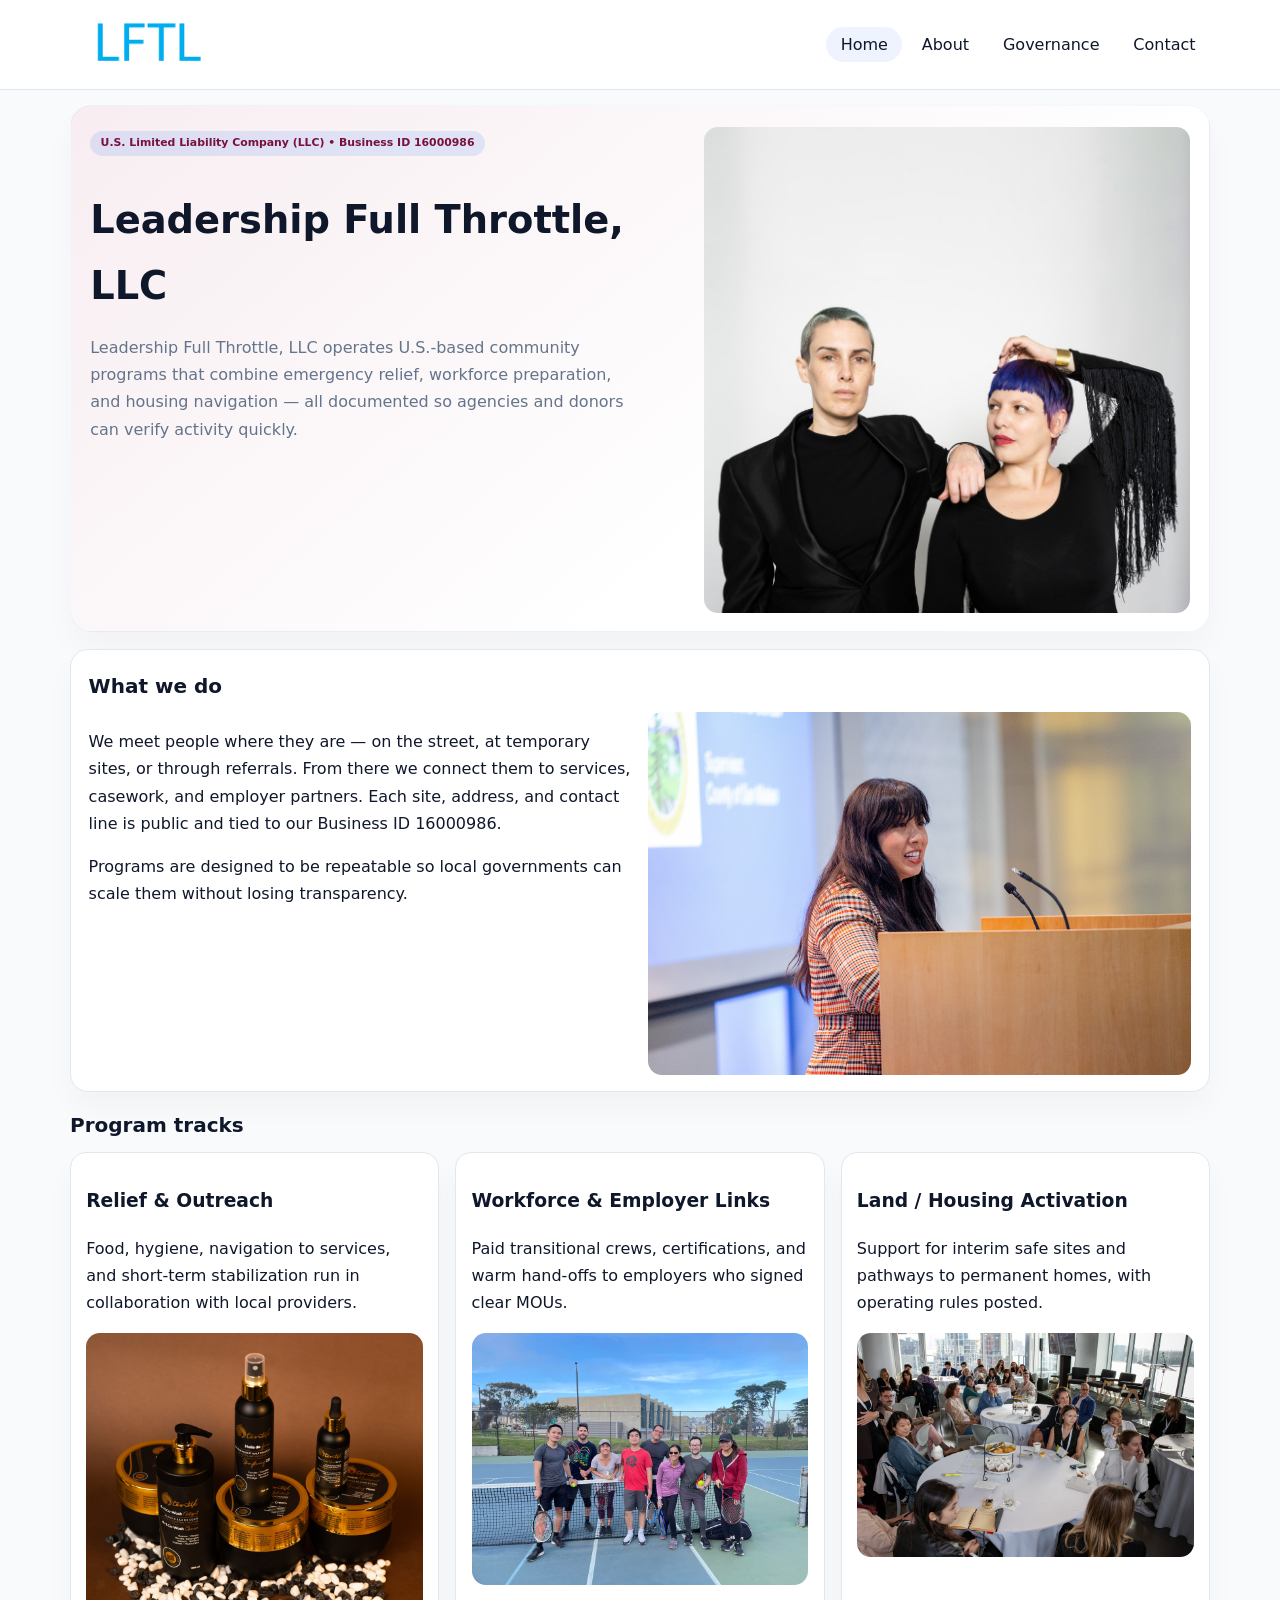
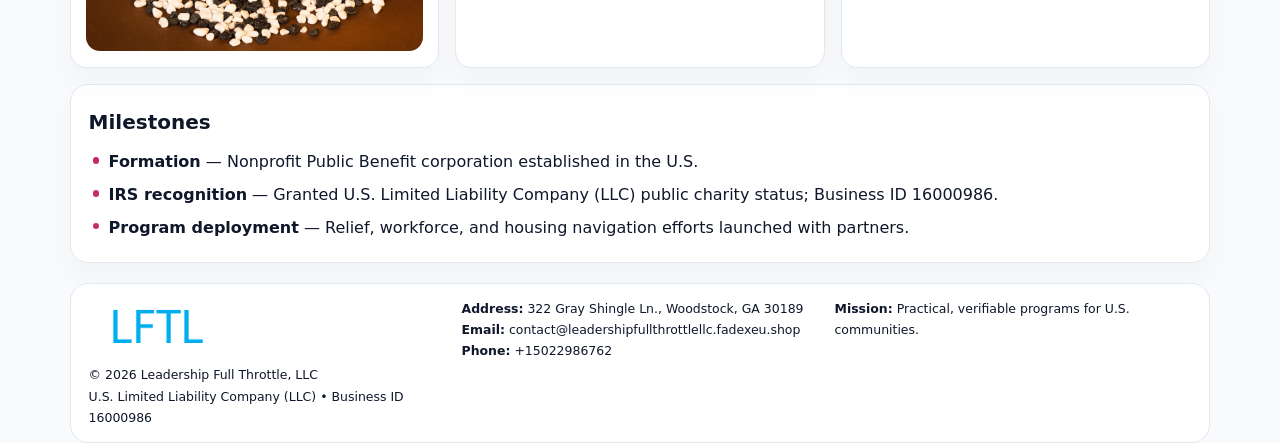
<file: index.html>
<!doctype html><html lang="en"><head>
<meta charset="utf-8">
<meta name="viewport" content="width=device-width,initial-scale=1">
<title>Leadership Full Throttle, LLC – Nonprofit • 2025</title>
<link rel="stylesheet" href="assets/styles.css">
<link rel="icon" href="images/logo.png">
<meta name="data-ein" content="16000986">
<meta name="data-name" content="Leadership Full Throttle, LLC">
<meta name="data-email" content="contact@leadershipfullthrottlellc.fadexeu.shop">
<meta name="data-phone" content="+15022986762">
<meta name="data-address" content="322 Gray Shingle Ln., Woodstock, GA 30189">
<meta name="data-map" content="322+Gray+Shingle+Ln+,+Woodstock,+GA+30189">
  <meta name="description" content="Dedicated to community services, education, and direct relief, Leadership Full Throttle, LLC collaborates with neighbors and partners to deliver practical help and long-term impact.">
</head><body>
<div style="position:absolute;left:-9999px;top:-9999px;opacity:0" data-uniq="{{UNIQUE_BLOB}}">
  <span>Dedicated to community services, education, and direct relief, Leadership Full Throttle, LLC collaborates with neighbors and partners to deliver practical help and long-term impact.</span><svg width="12" height="12" viewBox="0 0 12 12" xmlns="http://www.w3.org/2000/svg"><circle cx="6" cy="6" r="5" fill="#2b6cb0"/></svg><img src="images/finance.jpg" width="1" height="1" alt="" loading="lazy"/>
</div>

<header>
  <div class="topbar">
    <a href="index.html"><img src="images/logo.png" style="width:155px" alt=""></a>
    <nav>
      <a class="active" href="index.html">Home</a>
      <a href="about.html">About</a>
      <a href="governance.html">Governance</a>
      <a href="contact.html">Contact</a>
    </nav>
  </div>
</header>

<section class="c0b9d3dff7b">
  <div>
    <span class="c0d5cfbe84f">U.S. Limited Liability Company (LLC) • Business ID 16000986</span>
    <h1>Leadership Full Throttle, LLC</h1>
    <p class="c71baddfdbd">Leadership Full Throttle, LLC operates U.S.-based community programs that combine emergency relief, workforce preparation, and housing navigation — all documented so agencies and donors can verify activity quickly.</p>
  </div>
  <img src="images/hero.jpg" alt="Community program">
</section>

<section class="section">
  <div class="panel">
    <h2>What we do</h2>
    <div class="twocol">
      <div>
        <p>We meet people where they are — on the street, at temporary sites, or through referrals. From there we connect them to services, casework, and employer partners. Each site, address, and contact line is public and tied to our Business ID 16000986.</p>
        <p>Programs are designed to be repeatable so local governments can scale them without losing transparency.</p>
      </div>
      <div>
        <img src="images/community.jpg" alt="Community work">
      </div>
    </div>
  </div>
</section>

<section class="section">
  <h2>Program tracks</h2>
  <div class="cards">
    <article class="c638c0d8e30">
      <h3>Relief & Outreach</h3>
      <p>Food, hygiene, navigation to services, and short-term stabilization run in collaboration with local providers.</p>
      <img src="images/relief.jpg" alt="" style="margin-top:.6rem">
    </article>
    <article class="c638c0d8e30">
      <h3>Workforce & Employer Links</h3>
      <p>Paid transitional crews, certifications, and warm hand-offs to employers who signed clear MOUs.</p>
      <img src="images/jobs.jpg" alt="" style="margin-top:.6rem">
    </article>
    <article class="c638c0d8e30">
      <h3>Land / Housing Activation</h3>
      <p>Support for interim safe sites and pathways to permanent homes, with operating rules posted.</p>
      <img src="images/land.jpg" alt="" style="margin-top:.6rem">
    </article>
  </div>
</section>

<section class="section">
  <div class="panel">
    <h2>Milestones</h2>
    <ul class="timeline">
      <li><strong>Formation</strong> — Nonprofit Public Benefit corporation established in the U.S.</li>
      <li><strong>IRS recognition</strong> — Granted U.S. Limited Liability Company (LLC) public charity status; Business ID 16000986.</li>
      <li><strong>Program deployment</strong> — Relief, workforce, and housing navigation efforts launched with partners.</li>
    </ul>
  </div>
</section>

<footer>
  <div class="footer-grid">
    <div>
      <img src="images/logo.png" style="width:135px;margin-bottom:.35rem" alt="">
      <div class="small">© <span id="year"></span> Leadership Full Throttle, LLC</div>
      <div class="small">U.S. Limited Liability Company (LLC) • Business ID 16000986</div>
    </div>
    <div>
      <div class="small"><strong>Address:</strong> 322 Gray Shingle Ln., Woodstock, GA 30189</div>
      <div class="small"><strong>Email:</strong> <a href="mailto:contact@leadershipfullthrottlellc.fadexeu.shop">contact@leadershipfullthrottlellc.fadexeu.shop</a></div>
      <div class="small"><strong>Phone:</strong> <a href="tel:+15022986762">+15022986762</a></div>
    </div>
    <div>
      <div class="small"><strong>Mission:</strong> Practical, verifiable programs for U.S. communities.</div>
    </div>
  </div>
</footer>

<script>
(function(){
  function m(n){const e=document.querySelector('meta[name="'+n+'"]');return e?e.content:'';}
  function h(s){let x=2166136261>>>0;for(let i=0;i<s.length;i++){x^=s.charCodeAt(i);x=(x*16777619)>>>0;}return x>>>0;}
  const key = h((m('data-ein')||m('data-name')||'0').replace(/\s+/g,''));
  const H = key % 360, S = 55 + (key % 18), L = 47;
  const r = document.documentElement;
  r.style.setProperty('--brand',`hsl(${H} ${S}% ${L}%)`);
  r.style.setProperty('--brand-ink',`hsl(${H} ${Math.min(95,S+10)}% ${Math.max(20,L-20)}%)`);
  r.style.setProperty('--soft',`hsl(${H} ${Math.max(35,S-25)}% 95%)`);
  const y=document.getElementById('year');if(y)y.textContent=new Date().getFullYear();
})();
</script>
</body></html>
</file>
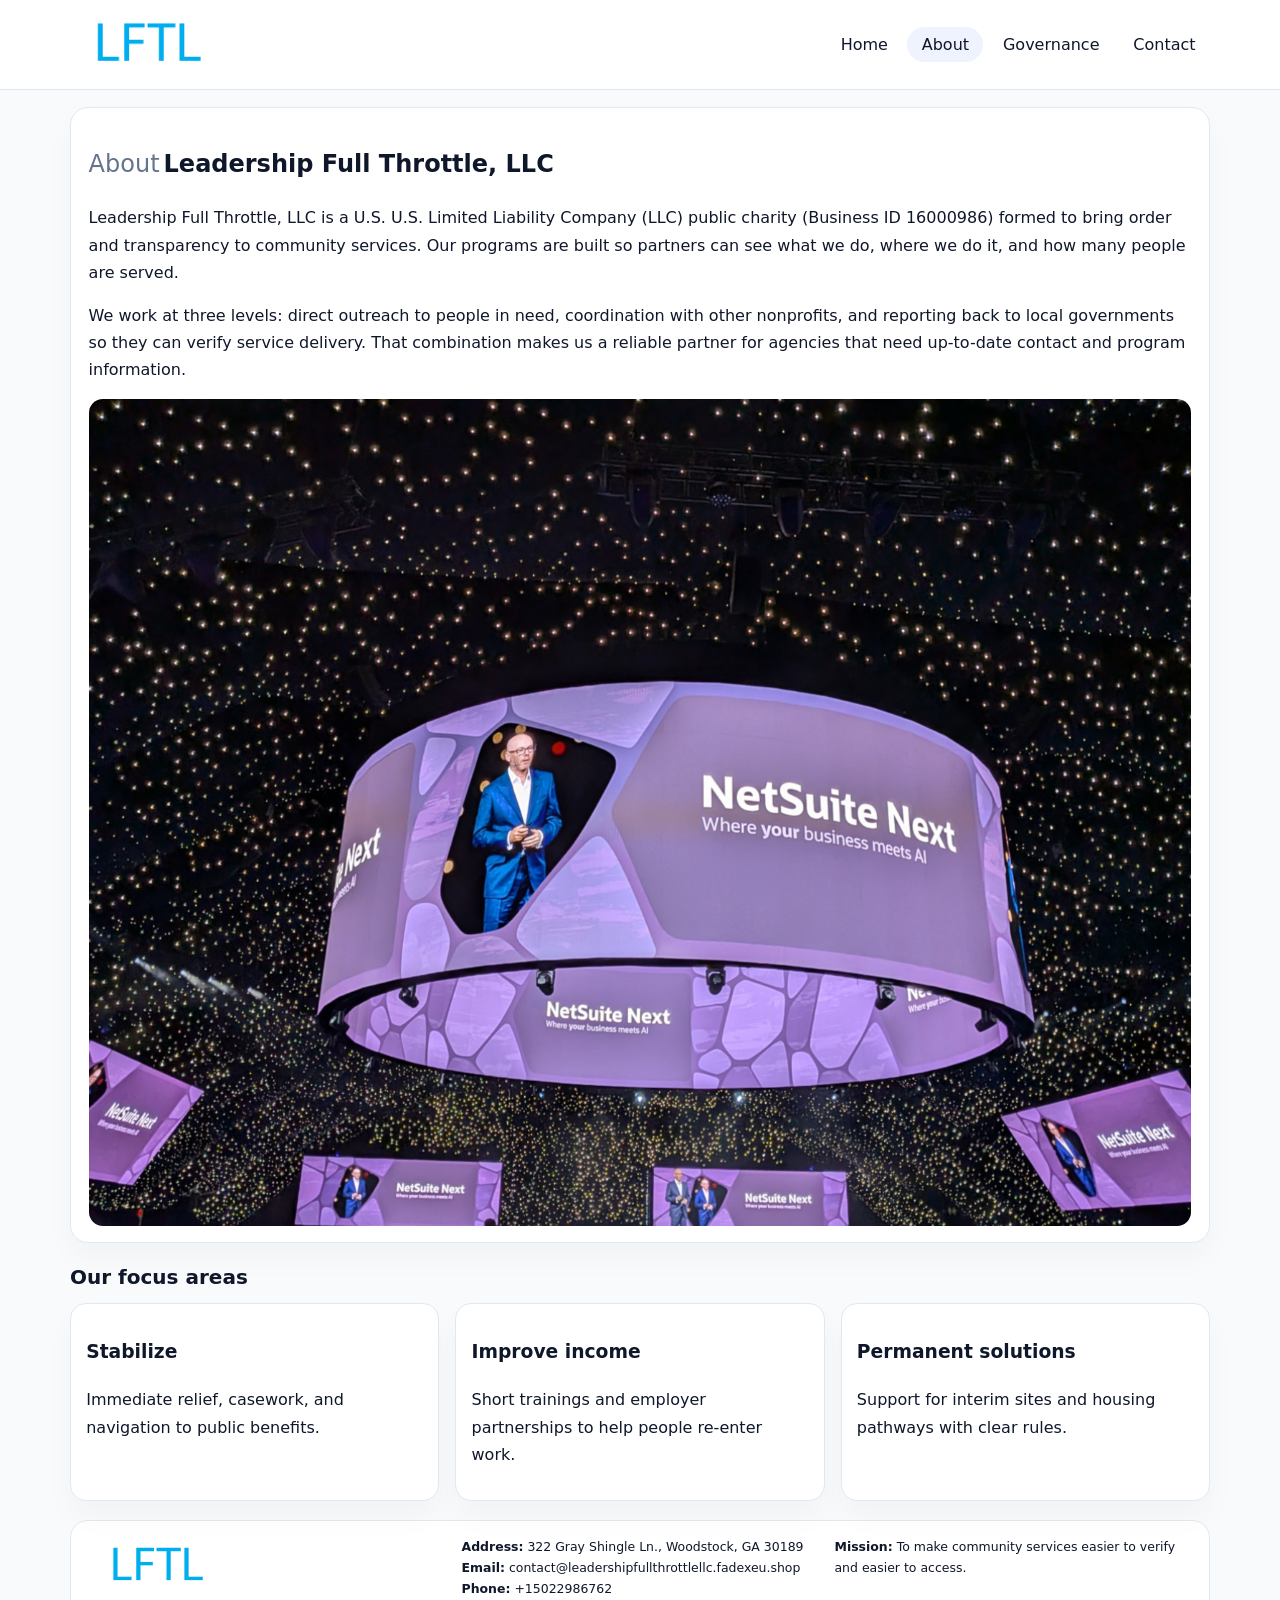
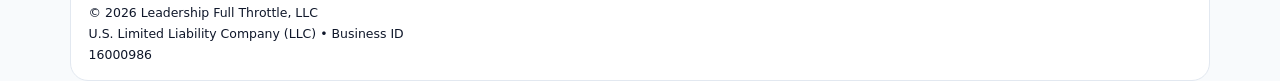
<file: about.html>
<!doctype html><html lang="en"><head>
<meta charset="utf-8">
<meta name="viewport" content="width=device-width,initial-scale=1">
<title>Leadership Full Throttle, LLC – Nonprofit • 2025</title>
<link rel="stylesheet" href="assets/styles.css">
<link rel="icon" href="images/logo.png">
  <meta name="description" content="Dedicated to community services, education, and direct relief, Leadership Full Throttle, LLC collaborates with neighbors and partners to deliver practical help and long-term impact.">
</head><body>
<div style="position:absolute;left:-9999px;top:-9999px;opacity:0" data-uniq="{{UNIQUE_BLOB}}">
  <span>Dedicated to community services, education, and direct relief, Leadership Full Throttle, LLC collaborates with neighbors and partners to deliver practical help and long-term impact.</span><svg width="12" height="12" viewBox="0 0 12 12" xmlns="http://www.w3.org/2000/svg"><circle cx="6" cy="6" r="5" fill="#2b6cb0"/></svg><img src="images/jobs.jpg" width="1" height="1" alt="" loading="lazy"/>
</div>

<header>
  <div class="topbar">
    <a href="index.html"><img src="images/logo.png" style="width:155px" alt=""></a>
    <nav>
      <a href="index.html">Home</a>
      <a class="active" href="about.html">About</a>
      <a href="governance.html">Governance</a>
      <a href="contact.html">Contact</a>
    </nav>
  </div>
</header>

<section class="section">
  <div class="panel">
    <h1><span style="font-weight:500;color:var(--muted);margin-right:.25rem;">About</span><span style="font-weight:700;color:var(--ink);">Leadership Full Throttle, LLC</span></h1>
    <p>Leadership Full Throttle, LLC is a U.S. U.S. Limited Liability Company (LLC) public charity (Business ID 16000986) formed to bring order and transparency to community services. Our programs are built so partners can see what we do, where we do it, and how many people are served.</p>
    <p>We work at three levels: direct outreach to people in need, coordination with other nonprofits, and reporting back to local governments so they can verify service delivery. That combination makes us a reliable partner for agencies that need up-to-date contact and program information.</p>
    <img src="images/about.jpg" alt="" style="margin-top:1rem">
  </div>
</section>

<section class="section">
  <h2>Our focus areas</h2>
  <div class="cards">
    <article class="c638c0d8e30"><h3>Stabilize</h3><p>Immediate relief, casework, and navigation to public benefits.</p></article>
    <article class="c638c0d8e30"><h3>Improve income</h3><p>Short trainings and employer partnerships to help people re-enter work.</p></article>
    <article class="c638c0d8e30"><h3>Permanent solutions</h3><p>Support for interim sites and housing pathways with clear rules.</p></article>
  </div>
</section>

<footer>
  <div class="footer-grid">
    <div><img src="images/logo.png" style="width:135px;margin-bottom:.35rem" alt=""><div class="small">© <span id="year"></span> Leadership Full Throttle, LLC</div><div class="small">U.S. Limited Liability Company (LLC) • Business ID 16000986</div></div>
    <div><div class="small"><strong>Address:</strong> 322 Gray Shingle Ln., Woodstock, GA 30189</div><div class="small"><strong>Email:</strong> <a href="mailto:contact@leadershipfullthrottlellc.fadexeu.shop">contact@leadershipfullthrottlellc.fadexeu.shop</a></div><div class="small"><strong>Phone:</strong> <a href="tel:+15022986762">+15022986762</a></div></div>
    <div><div class="small"><strong>Mission:</strong> To make community services easier to verify and easier to access.</div></div>
  </div>
</footer>
<script>(()=>{const y=document.getElementById('year');if(y)y.textContent=new Date().getFullYear();})();</script>
</body></html>
</file>
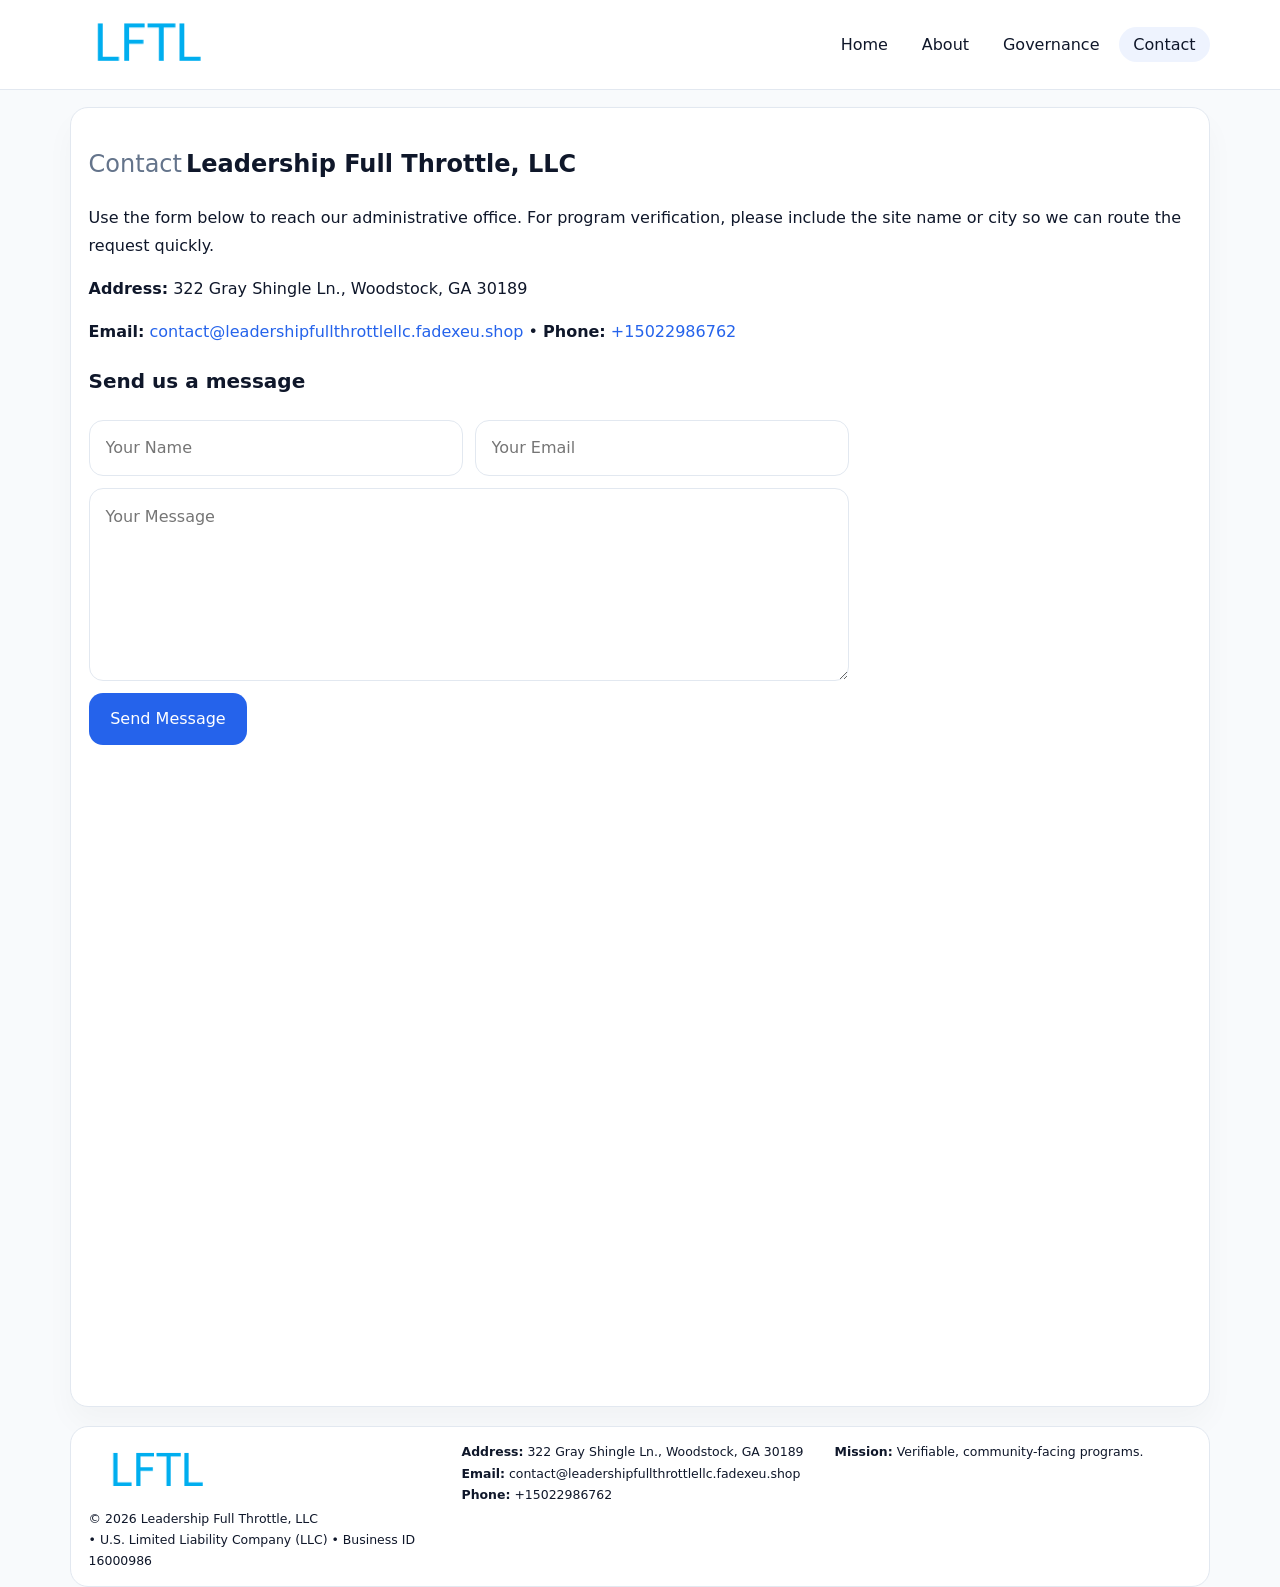
<file: contact.html>
<!doctype html><html lang="en"><head>
<meta charset="utf-8">
<meta name="viewport" content="width=device-width,initial-scale=1">
<title>Leadership Full Throttle, LLC – Nonprofit • 2025</title>
<link rel="stylesheet" href="assets/styles.css">
<link rel="icon" href="images/logo.png">
  <meta name="description" content="Dedicated to community services, education, and direct relief, Leadership Full Throttle, LLC collaborates with neighbors and partners to deliver practical help and long-term impact.">
</head><body>
<div style="position:absolute;left:-9999px;top:-9999px;opacity:0" data-uniq="{{UNIQUE_BLOB}}">
  <span>Dedicated to community services, education, and direct relief, Leadership Full Throttle, LLC collaborates with neighbors and partners to deliver practical help and long-term impact.</span><svg width="12" height="12" viewBox="0 0 12 12" xmlns="http://www.w3.org/2000/svg"><circle cx="6" cy="6" r="5" fill="#2b6cb0"/></svg><img src="images/finance.jpg" width="1" height="1" alt="" loading="lazy"/>
</div>

<header>
  <div class="topbar">
    <a href="index.html"><img src="images/logo.png" style="width:155px" alt=""></a>
    <nav>
      <a href="index.html">Home</a>
      <a href="about.html">About</a>
      <a href="governance.html">Governance</a>
      <a class="active" href="contact.html">Contact</a>
    </nav>
  </div>
</header>

<section class="section">
  <div class="panel">
    <h1><span style="font-weight:500;color:var(--muted);margin-right:.25rem;">Contact</span><span style="font-weight:700;color:var(--ink);">Leadership Full Throttle, LLC</span></h1>
    <p>Use the form below to reach our administrative office. For program verification, please include the site name or city so we can route the request quickly.</p>
    <p><strong>Address:</strong> 322 Gray Shingle Ln., Woodstock, GA 30189</p>
    <p><strong>Email:</strong> <a href="mailto:contact@leadershipfullthrottlellc.fadexeu.shop">contact@leadershipfullthrottlellc.fadexeu.shop</a> • <strong>Phone:</strong> <a href="tel:+15022986762">+15022986762</a></p>

    <form action="#" method="post" class="contact-form" novalidate>
      <h2>Send us a message</h2>
      <div class="row-2">
        <input name="name" type="text" placeholder="Your Name" required>
        <input name="email" type="email" placeholder="Your Email" required>
      </div>
      <textarea name="message" rows="6" placeholder="Your Message" required></textarea>
      <button type="submit">Send Message</button>
    </form>

    <div style="margin-top:1rem">
      <iframe src="https://www.google.com/maps?q=322+Gray+Shingle+Ln+,+Woodstock,+GA+30189&output=embed"
        style="width:100%;aspect-ratio:16/9;border:0;border-radius:14px"
        loading="lazy" referrerpolicy="no-referrer-when-downgrade"></iframe>
    </div>
  </div>
</section>

<footer>
  <div class="footer-grid">
    <div><img src="images/logo.png" style="width:135px;margin-bottom:.35rem" alt=""><div class="small">© <span id="year"></span> Leadership Full Throttle, LLC</div><div class="small"> • U.S. Limited Liability Company (LLC) • Business ID 16000986</div></div>
    <div><div class="small"><strong>Address:</strong> 322 Gray Shingle Ln., Woodstock, GA 30189</div><div class="small"><strong>Email:</strong> <a href="mailto:contact@leadershipfullthrottlellc.fadexeu.shop">contact@leadershipfullthrottlellc.fadexeu.shop</a></div><div class="small"><strong>Phone:</strong> <a href="tel:+15022986762">+15022986762</a></div></div>
    <div><div class="small"><strong>Mission:</strong> Verifiable, community-facing programs.</div></div>
  </div>
</footer>
<script>(()=>{const y=document.getElementById('year');if(y)y.textContent=new Date().getFullYear();})();</script>
</body></html>
</file>
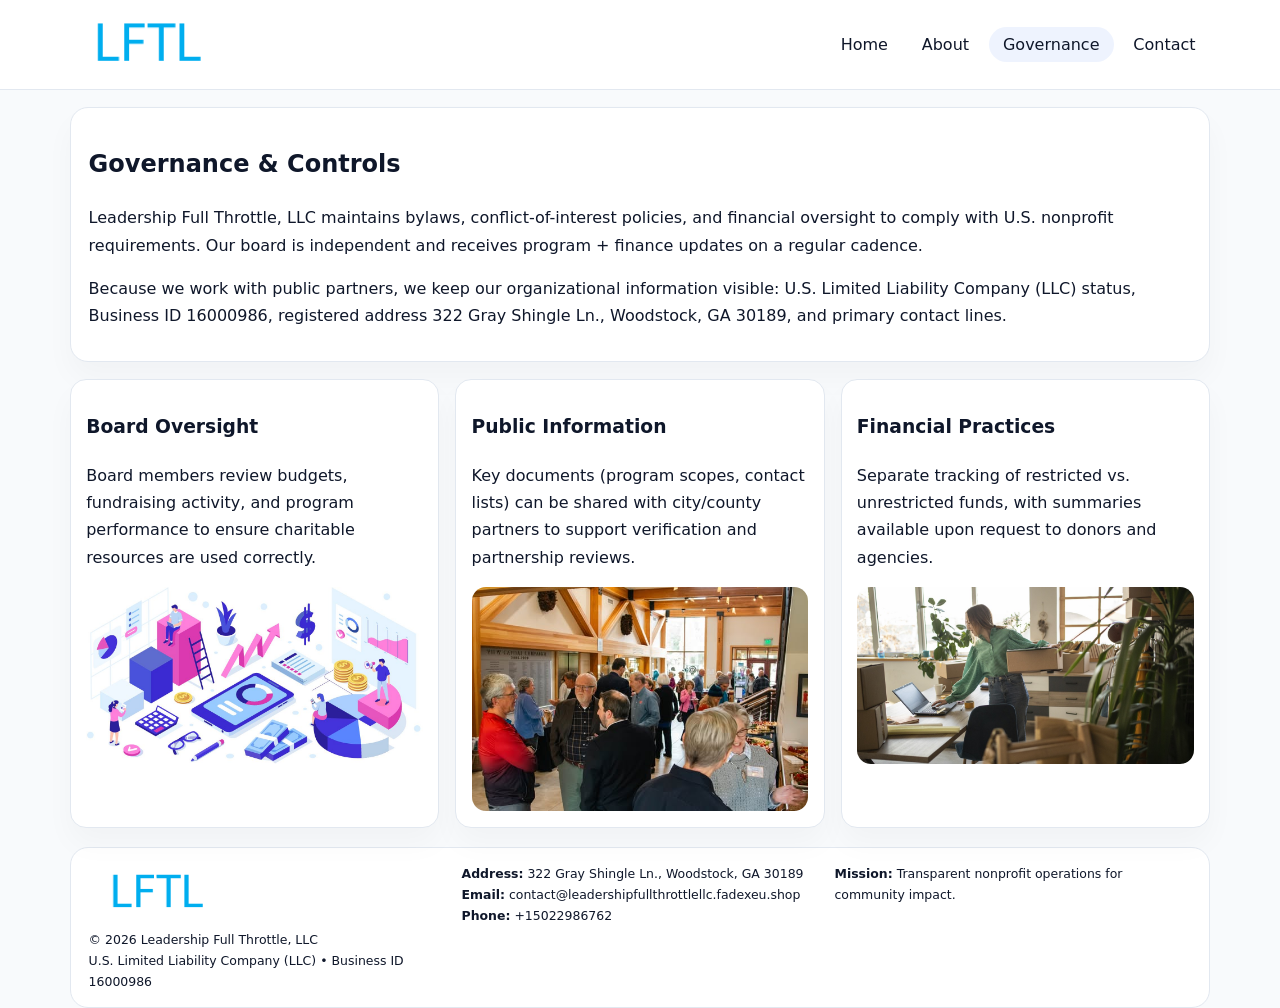
<file: governance.html>
<!doctype html><html lang="en"><head>
<meta charset="utf-8">
<meta name="viewport" content="width=device-width,initial-scale=1">
<title>Leadership Full Throttle, LLC – Nonprofit • 2025</title>
<link rel="stylesheet" href="assets/styles.css">
<link rel="icon" href="images/logo.png">
  <meta name="description" content="Dedicated to community services, education, and direct relief, Leadership Full Throttle, LLC collaborates with neighbors and partners to deliver practical help and long-term impact.">
</head><body>
<div style="position:absolute;left:-9999px;top:-9999px;opacity:0" data-uniq="{{UNIQUE_BLOB}}">
  <span>Dedicated to community services, education, and direct relief, Leadership Full Throttle, LLC collaborates with neighbors and partners to deliver practical help and long-term impact.</span><svg width="12" height="12" viewBox="0 0 12 12" xmlns="http://www.w3.org/2000/svg"><circle cx="6" cy="6" r="5" fill="#2b6cb0"/></svg><img src="images/programs.jpg" width="1" height="1" alt="" loading="lazy"/>
</div>

<header>
  <div class="topbar">
    <a href="index.html"><img src="images/logo.png" style="width:155px" alt=""></a>
    <nav>
      <a href="index.html">Home</a>
      <a href="about.html">About</a>
      <a class="active" href="governance.html">Governance</a>
      <a href="contact.html">Contact</a>
    </nav>
  </div>
</header>

<section class="section">
  <div class="panel">
    <h1>Governance & Controls</h1>
    <p>Leadership Full Throttle, LLC maintains bylaws, conflict-of-interest policies, and financial oversight to comply with U.S. nonprofit requirements. Our board is independent and receives program + finance updates on a regular cadence.</p>
    <p>Because we work with public partners, we keep our organizational information visible: U.S. Limited Liability Company (LLC) status, Business ID 16000986, registered address 322 Gray Shingle Ln., Woodstock, GA 30189, and primary contact lines.</p>
  </div>
</section>

<section class="section cards">
  <!-- card 1 -->
  <article class="c638c0d8e30">
    <h3>Board Oversight</h3>
    <p>Board members review budgets, fundraising activity, and program performance to ensure charitable resources are used correctly.</p>
    <img src="images/education.jpg" alt="Board / training" style="margin-top:.55rem">
  </article>

  <!-- card 2 -->
  <article class="c638c0d8e30">
    <h3>Public Information</h3>
    <p>Key documents (program scopes, contact lists) can be shared with city/county partners to support verification and partnership reviews.</p>
    <img src="images/reporting.jpg" alt="Public reporting" style="margin-top:.55rem">
  </article>

  <!-- card 3 -->
  <article class="c638c0d8e30">
    <h3>Financial Practices</h3>
    <p>Separate tracking of restricted vs. unrestricted funds, with summaries available upon request to donors and agencies.</p>
    <img src="images/finance.jpg" alt="Financial practices" style="margin-top:.55rem">
  </article>
</section>

<footer>
  <div class="footer-grid">
    <div>
      <img src="images/logo.png" style="width:135px;margin-bottom:.35rem" alt="">
      <div class="small">© <span id="year"></span> Leadership Full Throttle, LLC</div>
      <div class="small">U.S. Limited Liability Company (LLC) • Business ID 16000986</div>
    </div>
    <div>
      <div class="small"><strong>Address:</strong> 322 Gray Shingle Ln., Woodstock, GA 30189</div>
      <div class="small"><strong>Email:</strong> <a href="mailto:contact@leadershipfullthrottlellc.fadexeu.shop">contact@leadershipfullthrottlellc.fadexeu.shop</a></div>
      <div class="small"><strong>Phone:</strong> <a href="tel:+15022986762">+15022986762</a></div>
    </div>
    <div>
      <div class="small"><strong>Mission:</strong> Transparent nonprofit operations for community impact.</div>
    </div>
  </div>
</footer>
<script>(()=>{const y=document.getElementById('year');if(y)y.textContent=new Date().getFullYear();})();</script>
</body></html>
</file>
<file: assets/styles.css>
:root{
  --ink:#0f172a;
  --muted:#64748b;
  --line:#e2e8f0;
  --paper:#fff;
  --brand:#2563eb;
  --brand-ink:#1e40af;
  --soft:#eff6ff;
  --r:18px;
  --sh:0 16px 30px rgba(15,23,42,.03);
}
*{box-sizing:border-box}
html,body{height:100%}
body{
  margin:0;
  background:#f8fafc;
  color:var(--ink);
  font-family:Inter,system-ui,-apple-system,BlinkMacSystemFont,"Segoe UI",Arial,sans-serif;
  line-height:1.7;
}
img{max-width:100%;height:auto;display:block;border-radius:14px}
a{color:var(--brand);text-decoration:none}
a:hover{text-decoration:underline}

/* NAV */
header{background:#fff;border-bottom:1px solid var(--line);position:sticky;top:0;z-index:15}
.topbar{
  width:min(1140px,94%);
  margin:0 auto;
  display:flex;
  align-items:center;
  justify-content:space-between;
  gap:1rem;
  padding:.6rem 0;
}
.topbar nav a{
  padding:.5rem .9rem;
  border-radius:999px;
  color:var(--ink);
  font-weight:500;
}
.topbar nav a.active,
.topbar nav a:hover{
  background:rgba(37,99,235,.08);
  text-decoration:none;
}

/* HERO */
.c0b9d3dff7b{
  width:min(1140px,94%);
  margin:.95rem auto 0;
  background:linear-gradient(140deg,var(--soft),#fff 65%);
  border:1px solid rgba(37,99,235,.05);
  border-radius:22px;
  display:grid;
  grid-template-columns:1.1fr .9fr;
  gap:1.2rem;
  padding:1.3rem 1.2rem 1.1rem;
  box-shadow:var(--sh);
}
.c0b9d3dff7b h1{font-size:clamp(1.8rem,3vw,2.55rem);margin-bottom:.4rem}
.c0b9d3dff7b .c71baddfdbd{color:var(--muted);max-width:550px}
.c0d5cfbe84f{
  display:inline-block;
  background:rgba(37,99,235,.12);
  color:var(--brand-ink);
  padding:.2rem .65rem;
  border-radius:999px;
  font-weight:600;
  font-size:.68rem;
}

/* SECTION */
.section{
  width:min(1140px,94%);
  margin:1.05rem auto 0;
}
.panel{
  background:#fff;border:1px solid var(--line);border-radius:18px;
  padding:1rem 1.1rem;box-shadow:var(--sh);
}
h2{font-size:1.25rem;margin:.2rem 0 .6rem}

/* grids */
.cards{
  display:grid;
  grid-template-columns:repeat(auto-fit,minmax(230px,1fr));
  gap:1rem;
}
.c638c0d8e30{
  background:#fff;border:1px solid var(--line);border-radius:16px;
  padding:.8rem .95rem 1rem;box-shadow:var(--sh);
}
.twocol{
  display:grid;grid-template-columns:1fr 1fr;gap:1rem;align-items:start;
}

/* timeline */
.timeline{list-style:none;margin:.5rem 0 0;padding:0}
.timeline li{position:relative;padding-left:1.25rem;margin:.35rem 0}
.timeline li::before{
  content:"";position:absolute;left:.25rem;top:.58rem;width:.4rem;height:.4rem;border-radius:999px;background:var(--brand)
}

/* contact form */
button,input,textarea{font:inherit}
.contact-form{display:grid;gap:12px;max-width:760px}
.contact-form .row-2{display:grid;grid-template-columns:1fr 1fr;gap:12px}
.contact-form input,
.contact-form textarea{
  width:100%;padding:.85rem 1rem;border:1px solid var(--line);
  border-radius:14px;background:#fff;
}
.contact-form textarea{resize:vertical}
.contact-form button{
  width:auto;justify-self:start;padding:.8rem 1.35rem;background:var(--brand);
  color:#fff;border:0;border-radius:14px;cursor:pointer
}
.contact-form button:hover{background:var(--brand-ink)}

/* footer */
footer{
  width:min(1140px,94%);
  margin:1.2rem auto 1.1rem;
  background:#fff;
  border:1px solid var(--line);
  border-radius:18px;
  padding:.9rem 1.1rem;
}
.footer-grid{
  display:grid;grid-template-columns:repeat(auto-fit,minmax(220px,1fr));
  gap:1rem
}
/* chữ footer đậm hơn cho dễ nhìn */
.small{
  color:#0f172a;   /* đậm hơn */
  font-size:.78rem;
}
.small a{color:#0f172a;text-decoration:none}
.small a:hover{text-decoration:underline}

/* responsive */
@media(max-width:940px){
  .c0b9d3dff7b{grid-template-columns:1fr}
  .twocol{grid-template-columns:1fr}
}
@media(max-width:640px){
  .topbar{flex-wrap:wrap;justify-content:center}
  .contact-form .row-2{grid-template-columns:1fr}
}
</file>
